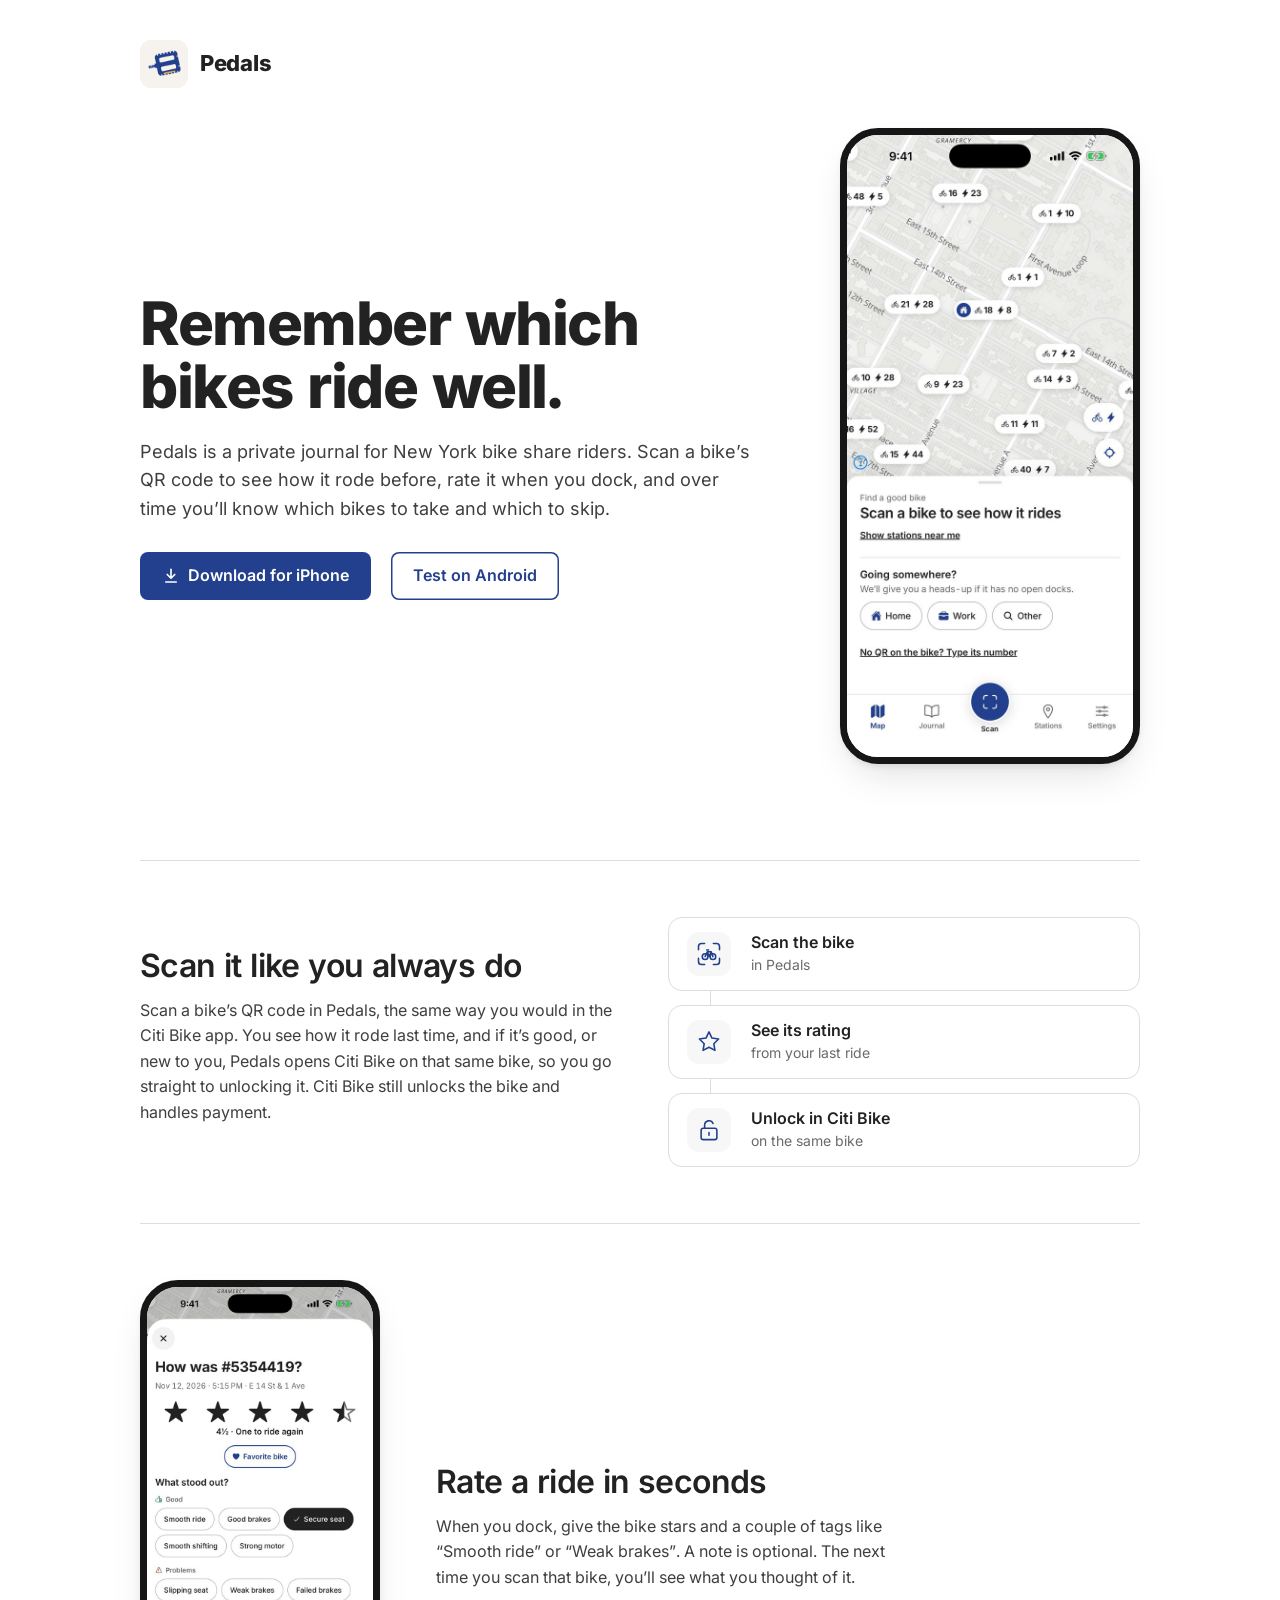
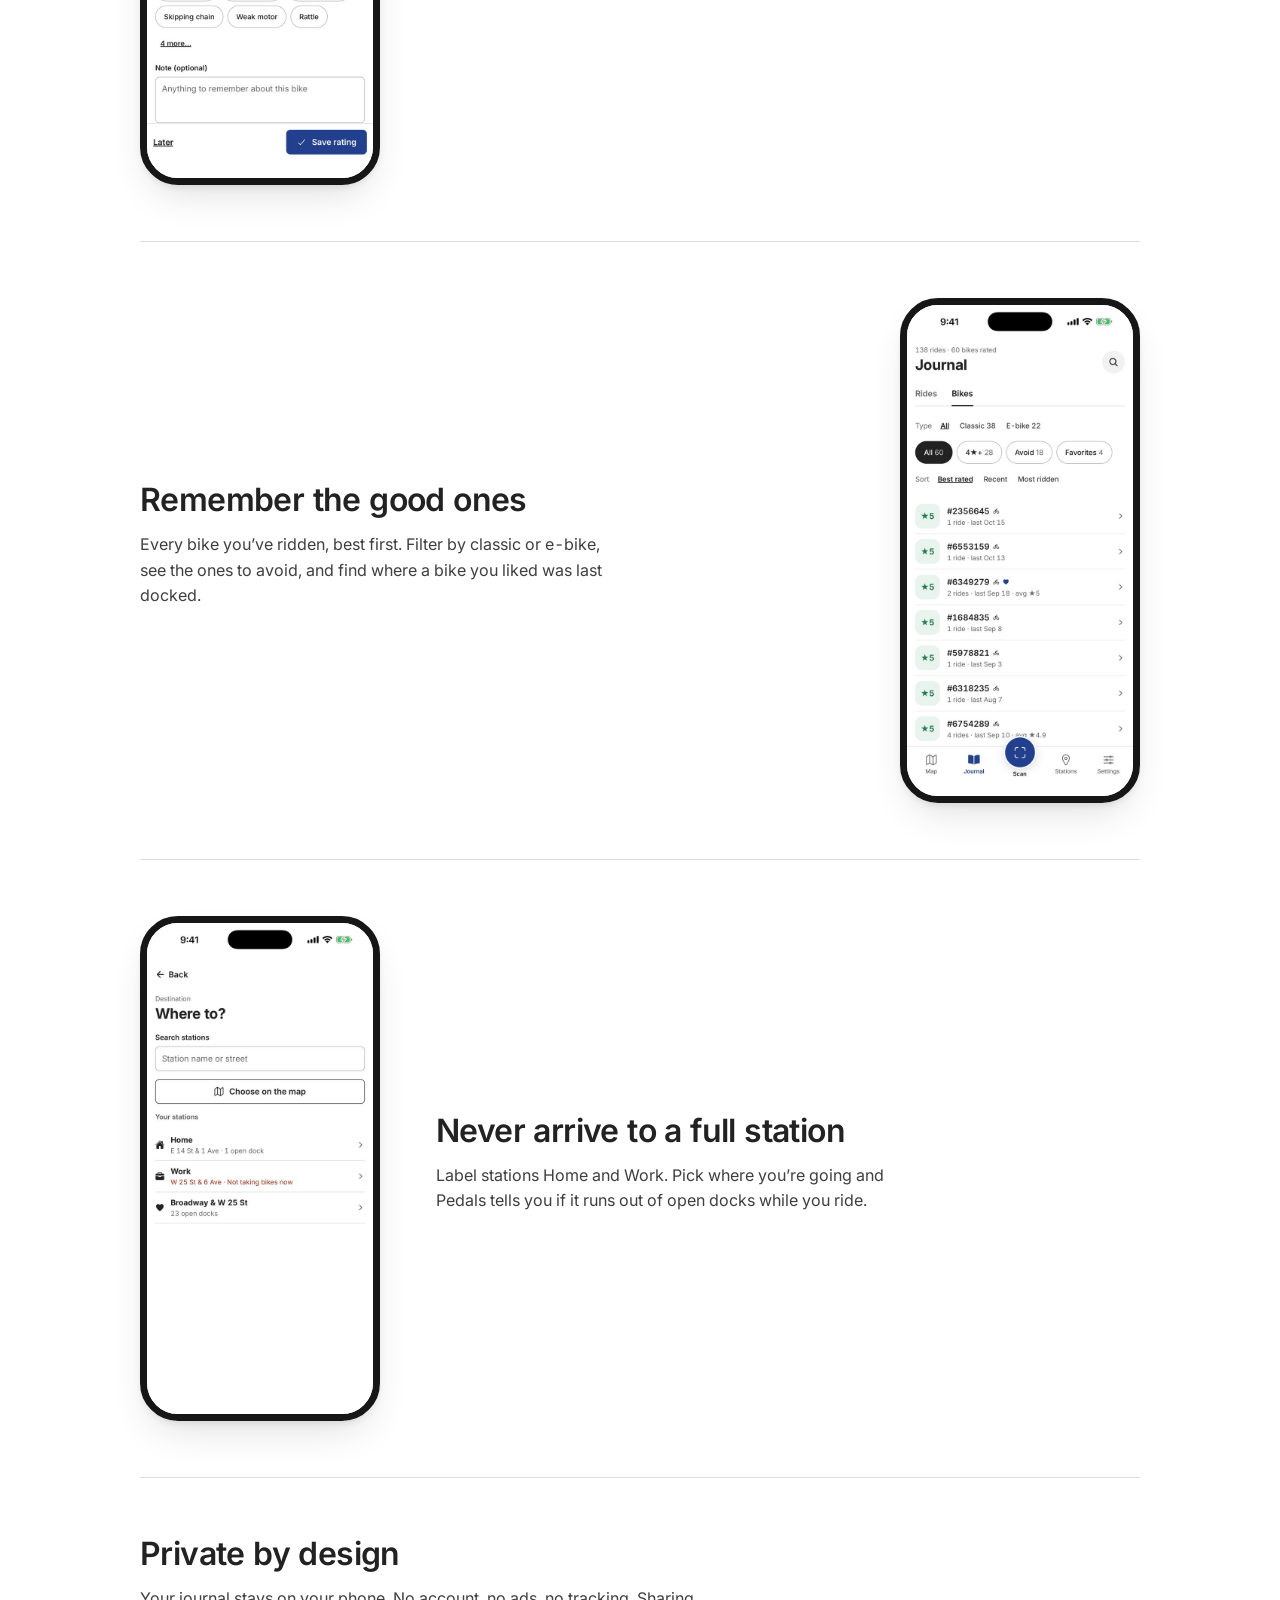
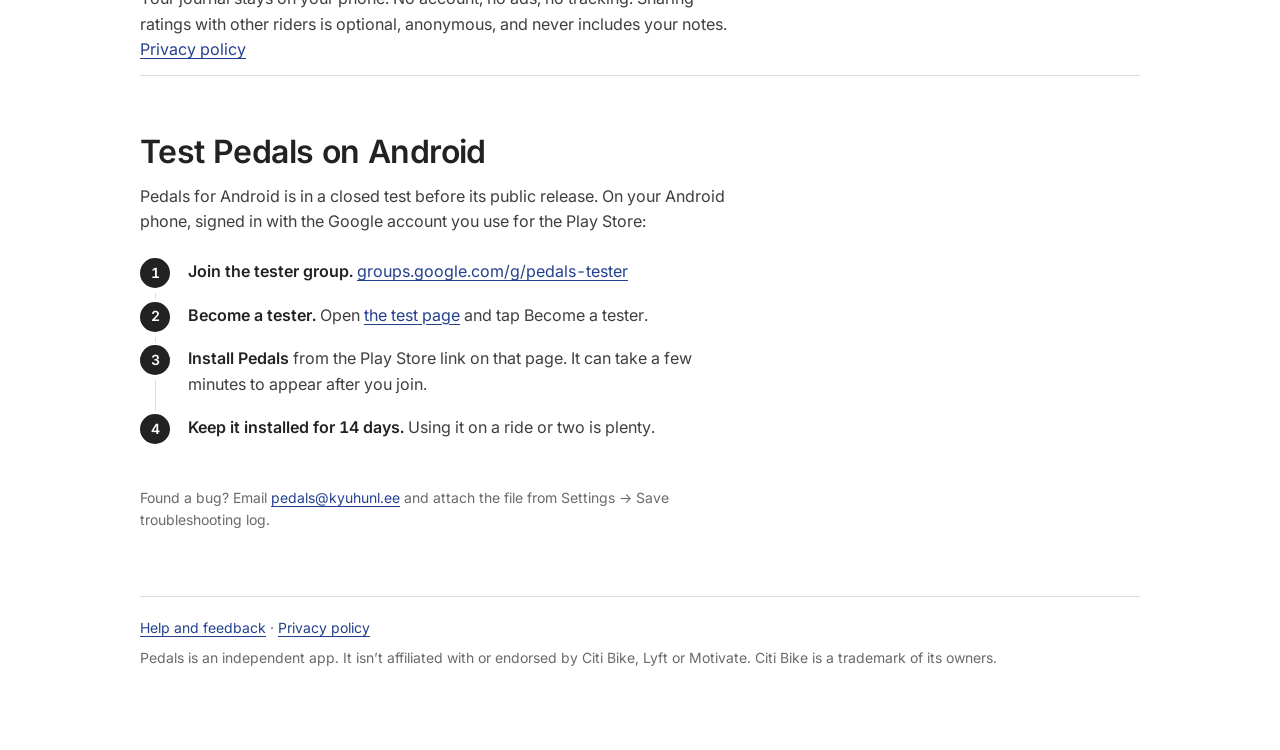
<file: index.html>
<!doctype html>
<html lang="en">
<head>
<meta charset="utf-8">
<meta name="viewport" content="width=device-width, initial-scale=1">
<title>Pedals: a journal for bike share rides</title>
<meta name="description" content="Rate the shared bikes you ride, remember which ones to take and which to skip, and see live bikes and docks near you.">
<link rel="icon" href="icon.png">
<meta name="apple-itunes-app" content="app-id=6835257415">
<link rel="stylesheet" href="style.css?v=4">
</head>
<body class="home">
<main>
<header><img src="icon.png" alt=""><a href="./">Pedals</a></header>

<section class="hero">
  <div class="hero-text">
    <h1>Remember which bikes ride well.</h1>
    <p class="lead">Pedals is a private journal for New York bike share riders. Scan a bike’s QR code to see how it rode before, rate it when you dock, and over time you’ll know which bikes to take and which to skip.</p>
    <div class="actions">
      <a class="button" href="https://apps.apple.com/us/app/pedals-rate-your-citi-bike/id6835257415">
        <svg viewBox="0 0 24 24" aria-hidden="true"><path d="M12 3v12M7 10l5 5 5-5M5 20h14"/></svg>
        Download for iPhone
      </a>
      <a class="button secondary" href="#android">Test on Android</a>
    </div>
  </div>
  <figure class="phone hero-phone"><img src="img/map.jpg" width="600" height="1304" alt="The Pedals map: live classic and e-bike counts at stations near Union Square, with Home and Work shortcuts."></figure>
</section>

<section class="flow">
  <div>
    <h2>Scan it like you always do</h2>
    <p>Scan a bike’s QR code in Pedals, the same way you would in the Citi Bike app. You see how it rode last time, and if it’s good, or new to you, Pedals opens Citi Bike on that same bike, so you go straight to unlocking it. Citi Bike still unlocks the bike and handles payment.</p>
  </div>
  <ol class="flow-steps">
    <li>
      <svg viewBox="0 0 32 32" aria-hidden="true"><path d="M4 11V7.5A3.5 3.5 0 0 1 7.5 4H11M21 4h3.5A3.5 3.5 0 0 1 28 7.5V11M28 21v3.5a3.5 3.5 0 0 1-3.5 3.5H21M11 28H7.5A3.5 3.5 0 0 1 4 24.5V21"/><circle cx="11.5" cy="19" r="3.2"/><circle cx="20.5" cy="19" r="3.2"/><path d="M11.5 19l2.6-5.6h4.4l2 5.6M14.1 13.4l2.1 5.6 2.3-5.6M13.4 11.4h2.2"/></svg>
      <strong>Scan the bike</strong>
      <span>in Pedals</span>
    </li>
    <li>
      <svg viewBox="0 0 32 32" aria-hidden="true"><path d="M16 4.5l3.4 7 7.6 1.1-5.5 5.4 1.3 7.6L16 22l-6.8 3.6 1.3-7.6L5 12.6l7.6-1.1z"/></svg>
      <strong>See its rating</strong>
      <span>from your last ride</span>
    </li>
    <li>
      <svg viewBox="0 0 32 32" aria-hidden="true"><rect x="7" y="14" width="18" height="13" rx="2.5"/><path d="M11 14v-3.5a5 5 0 0 1 9.6-2"/><path d="M16 19v3"/></svg>
      <strong>Unlock in Citi Bike</strong>
      <span>on the same bike</span>
    </li>
  </ol>
</section>

<section class="feature">
  <figure class="phone"><img src="img/rate.jpg" width="600" height="1304" alt="Rating a ride: four and a half stars, tags such as Smooth ride and Secure seat, and an optional note." loading="lazy"></figure>
  <div>
    <h2>Rate a ride in seconds</h2>
    <p>When you dock, give the bike stars and a couple of tags like “Smooth ride” or “Weak brakes”. A note is optional. The next time you scan that bike, you’ll see what you thought of it.</p>
  </div>
</section>

<section class="feature flip">
  <figure class="phone"><img src="img/bikes.jpg" width="600" height="1304" alt="The Journal’s Bikes view: every bike you’ve ridden, sorted best rated first, with classic and e-bike filters." loading="lazy"></figure>
  <div>
    <h2>Remember the good ones</h2>
    <p>Every bike you’ve ridden, best first. Filter by classic or e-bike, see the ones to avoid, and find where a bike you liked was last docked.</p>
  </div>
</section>

<section class="feature">
  <figure class="phone"><img src="img/destination.jpg" width="600" height="1304" alt="Where to? Home, Work and a favorite station, each with its open docks." loading="lazy"></figure>
  <div>
    <h2>Never arrive to a full station</h2>
    <p>Label stations Home and Work. Pick where you’re going and Pedals tells you if it runs out of open docks while you ride.</p>
  </div>
</section>

<section class="private">
  <h2>Private by design</h2>
  <p>Your journal stays on your phone. No account, no ads, no tracking. Sharing ratings with other riders is optional, anonymous, and never includes your notes. <a href="privacy.html">Privacy policy</a></p>
</section>

<section id="android" class="testing">
  <h2>Test Pedals on Android</h2>
  <p>Pedals for Android is in a closed test before its public release. On your Android phone, signed in with the Google account you use for the Play Store:</p>
  <ol class="steps">
    <li><strong>Join the tester group.</strong> <a href="https://groups.google.com/g/pedals-tester">groups.google.com/g/pedals-tester</a></li>
    <li><strong>Become a tester.</strong> Open <a href="https://play.google.com/apps/testing/app.cytybyke.journal">the test page</a> and tap Become a tester.</li>
    <li><strong>Install Pedals</strong> from the Play Store link on that page. It can take a few minutes to appear after you join.</li>
    <li><strong>Keep it installed for 14 days.</strong> Using it on a ride or two is plenty.</li>
  </ol>
  <p class="muted">Found a bug? Email <a href="mailto:pedals@kyuhunl.ee">pedals@kyuhunl.ee</a> and attach the file from Settings → Save troubleshooting log.</p>
</section>

<footer class="muted">
  <p><a href="support.html">Help and feedback</a> · <a href="privacy.html">Privacy policy</a></p>
  <p>Pedals is an independent app. It isn’t affiliated with or endorsed by Citi Bike, Lyft or Motivate. Citi Bike is a trademark of its owners.</p>
</footer>
</main>
</body>
</html>
</file>
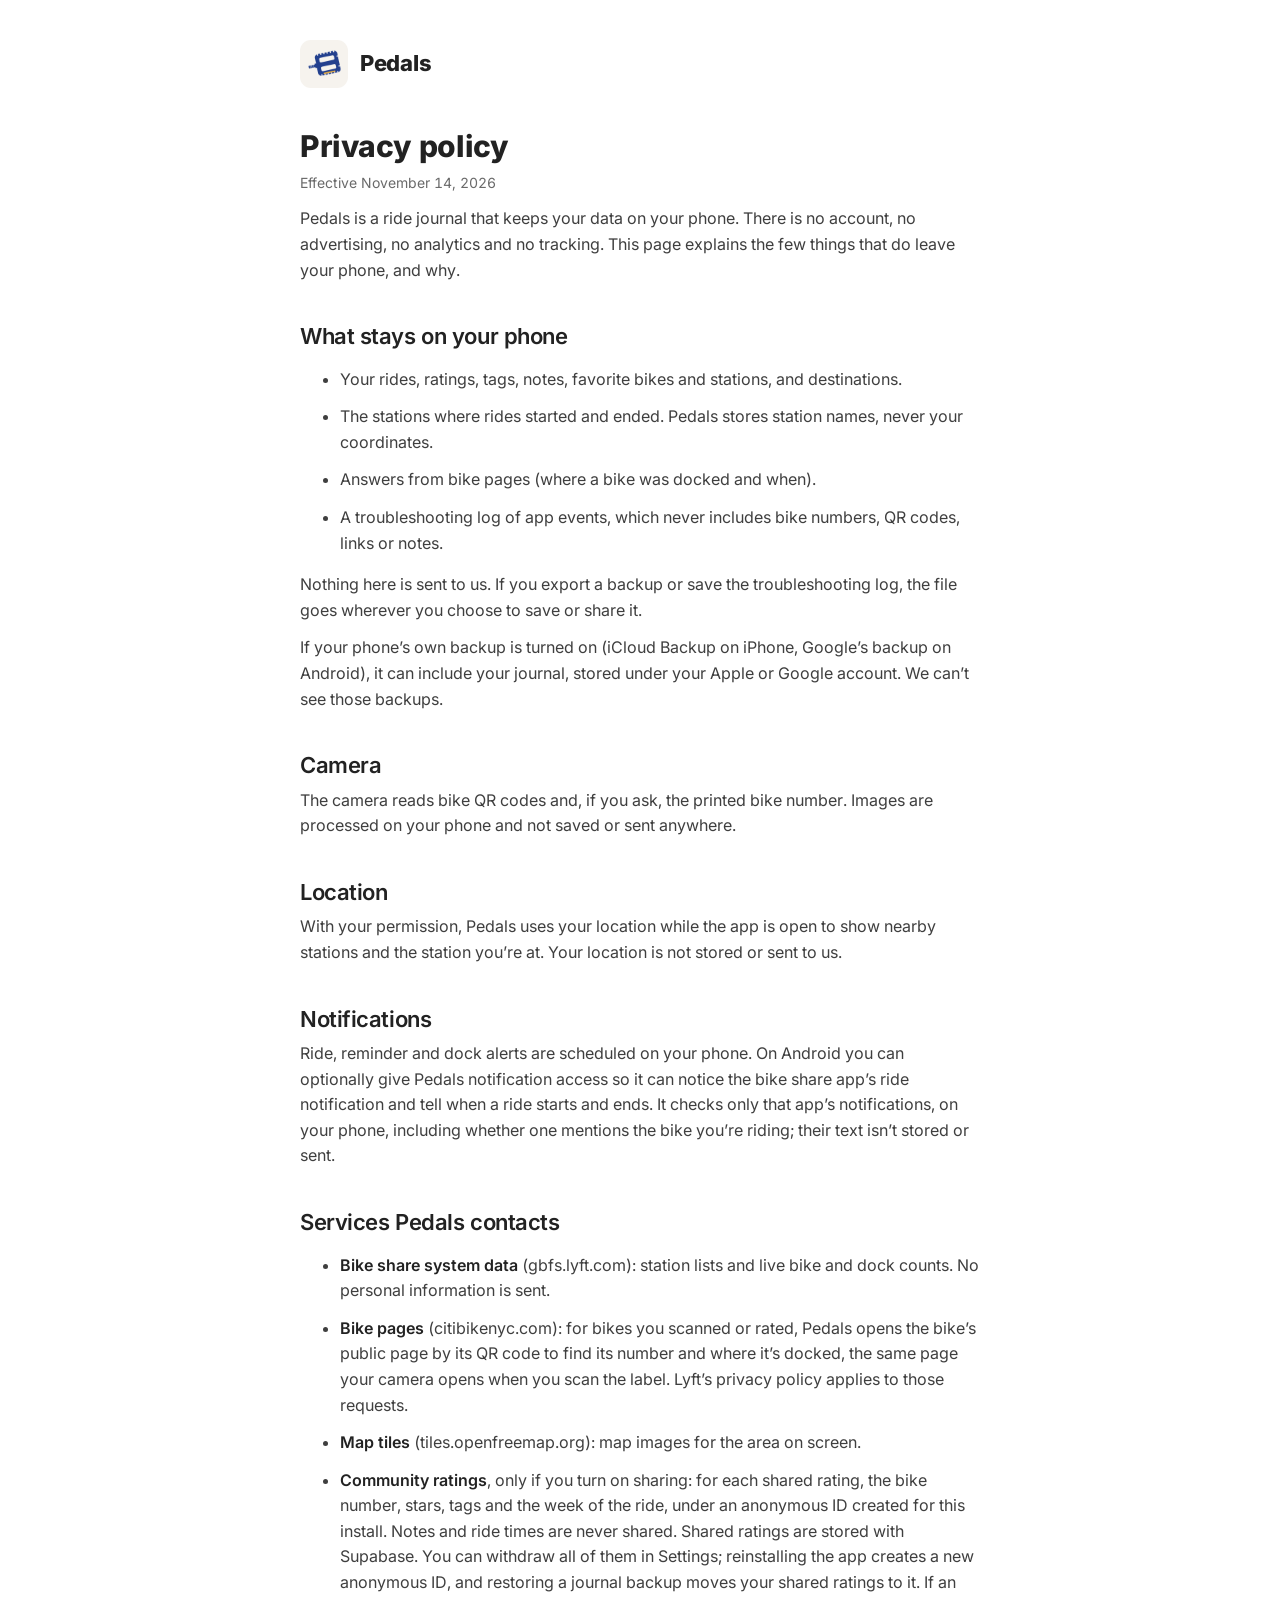
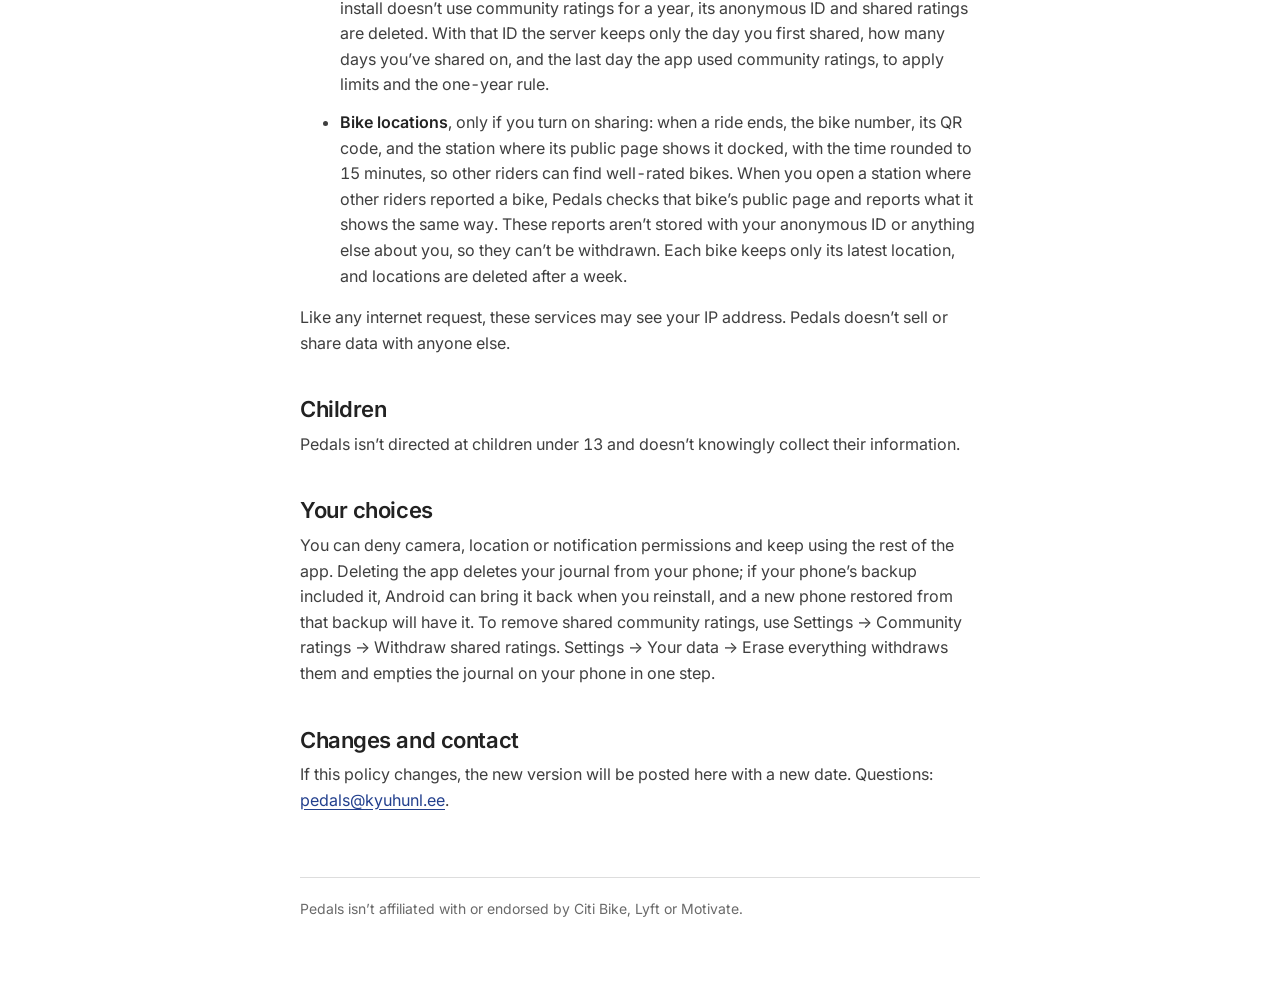
<file: privacy.html>
<!doctype html>
<html lang="en">
<head>
<meta charset="utf-8">
<meta name="viewport" content="width=device-width, initial-scale=1">
<title>Pedals privacy policy</title>
<link rel="icon" href="icon.png">
<link rel="stylesheet" href="style.css?v=4">
</head>
<body>
<main>
<header><img src="icon.png" alt=""><a href="./">Pedals</a></header>
<h1>Privacy policy</h1>
<p class="muted">Effective November 14, 2026</p>
<p>Pedals is a ride journal that keeps your data on your phone. There is no account, no advertising, no analytics and no tracking. This page explains the few things that do leave your phone, and why.</p>

<h2>What stays on your phone</h2>
<ul>
<li>Your rides, ratings, tags, notes, favorite bikes and stations, and destinations.</li>
<li>The stations where rides started and ended. Pedals stores station names, never your coordinates.</li>
<li>Answers from bike pages (where a bike was docked and when).</li>
<li>A troubleshooting log of app events, which never includes bike numbers, QR codes, links or notes.</li>
</ul>
<p>Nothing here is sent to us. If you export a backup or save the troubleshooting log, the file goes wherever you choose to save or share it.</p>
<p>If your phone’s own backup is turned on (iCloud Backup on iPhone, Google’s backup on Android), it can include your journal, stored under your Apple or Google account. We can’t see those backups.</p>

<h2>Camera</h2>
<p>The camera reads bike QR codes and, if you ask, the printed bike number. Images are processed on your phone and not saved or sent anywhere.</p>

<h2>Location</h2>
<p>With your permission, Pedals uses your location while the app is open to show nearby stations and the station you’re at. Your location is not stored or sent to us.</p>

<h2>Notifications</h2>
<p>Ride, reminder and dock alerts are scheduled on your phone. On Android you can optionally give Pedals notification access so it can notice the bike share app’s ride notification and tell when a ride starts and ends. It checks only that app’s notifications, on your phone, including whether one mentions the bike you’re riding; their text isn’t stored or sent.</p>

<h2>Services Pedals contacts</h2>
<ul>
<li><strong>Bike share system data</strong> (gbfs.lyft.com): station lists and live bike and dock counts. No personal information is sent.</li>
<li><strong>Bike pages</strong> (citibikenyc.com): for bikes you scanned or rated, Pedals opens the bike’s public page by its QR code to find its number and where it’s docked, the same page your camera opens when you scan the label. Lyft’s privacy policy applies to those requests.</li>
<li><strong>Map tiles</strong> (tiles.openfreemap.org): map images for the area on screen.</li>
<li><strong>Community ratings</strong>, only if you turn on sharing: for each shared rating, the bike number, stars, tags and the week of the ride, under an anonymous ID created for this install. Notes and ride times are never shared. Shared ratings are stored with Supabase. You can withdraw all of them in Settings; reinstalling the app creates a new anonymous ID, and restoring a journal backup moves your shared ratings to it. If an install doesn’t use community ratings for a year, its anonymous ID and shared ratings are deleted. With that ID the server keeps only the day you first shared, how many days you’ve shared on, and the last day the app used community ratings, to apply limits and the one-year rule.</li>
<li><strong>Bike locations</strong>, only if you turn on sharing: when a ride ends, the bike number, its QR code, and the station where its public page shows it docked, with the time rounded to 15 minutes, so other riders can find well-rated bikes. When you open a station where other riders reported a bike, Pedals checks that bike’s public page and reports what it shows the same way. These reports aren’t stored with your anonymous ID or anything else about you, so they can’t be withdrawn. Each bike keeps only its latest location, and locations are deleted after a week.</li>
</ul>
<p>Like any internet request, these services may see your IP address. Pedals doesn’t sell or share data with anyone else.</p>

<h2>Children</h2>
<p>Pedals isn’t directed at children under 13 and doesn’t knowingly collect their information.</p>

<h2>Your choices</h2>
<p>You can deny camera, location or notification permissions and keep using the rest of the app. Deleting the app deletes your journal from your phone; if your phone’s backup included it, Android can bring it back when you reinstall, and a new phone restored from that backup will have it. To remove shared community ratings, use Settings → Community ratings → Withdraw shared ratings. Settings → Your data → Erase everything withdraws them and empties the journal on your phone in one step.</p>

<h2>Changes and contact</h2>
<p>If this policy changes, the new version will be posted here with a new date. Questions: <a href="mailto:pedals@kyuhunl.ee">pedals@kyuhunl.ee</a>.</p>

<footer class="muted">Pedals isn’t affiliated with or endorsed by Citi Bike, Lyft or Motivate.</footer>
</main>
</body>
</html>
</file>
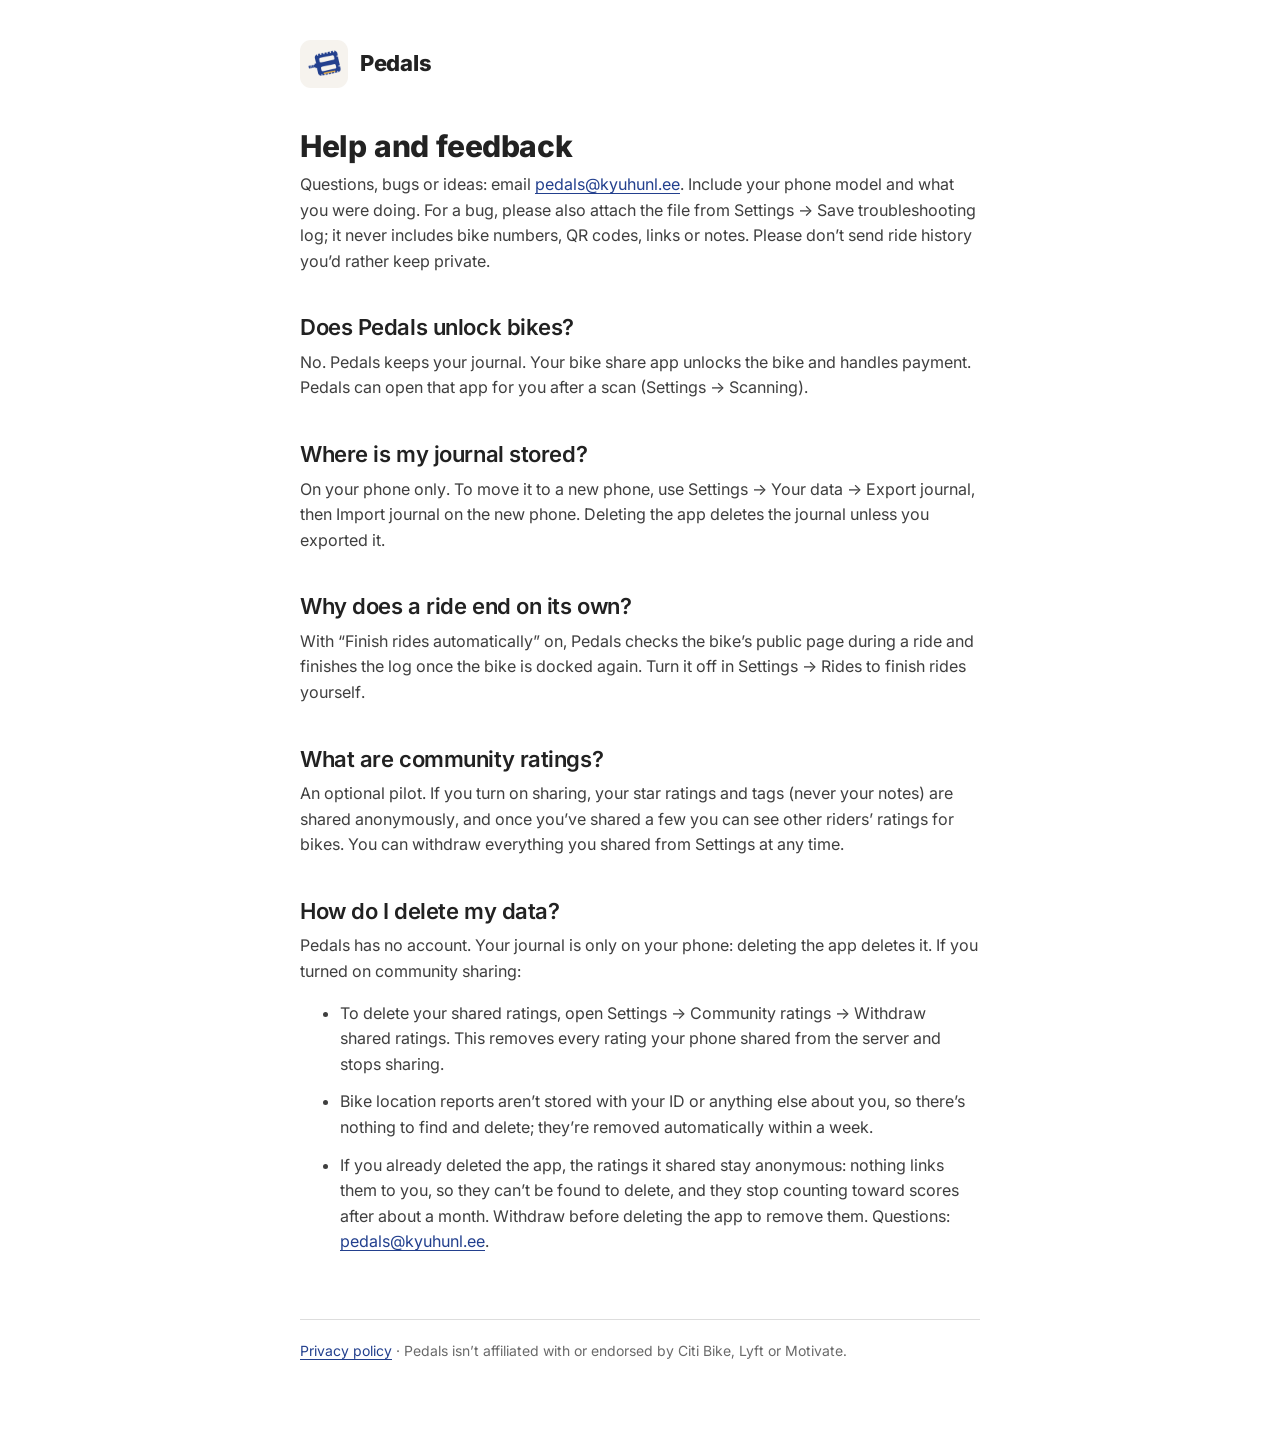
<file: support.html>
<!doctype html>
<html lang="en">
<head>
<meta charset="utf-8">
<meta name="viewport" content="width=device-width, initial-scale=1">
<title>Pedals help</title>
<link rel="icon" href="icon.png">
<link rel="stylesheet" href="style.css?v=4">
</head>
<body>
<main>
<header><img src="icon.png" alt=""><a href="./">Pedals</a></header>
<h1>Help and feedback</h1>
<p>Questions, bugs or ideas: email <a href="mailto:pedals@kyuhunl.ee">pedals@kyuhunl.ee</a>. Include your phone model and what you were doing. For a bug, please also attach the file from Settings → Save troubleshooting log; it never includes bike numbers, QR codes, links or notes. Please don’t send ride history you’d rather keep private.</p>

<h2>Does Pedals unlock bikes?</h2>
<p>No. Pedals keeps your journal. Your bike share app unlocks the bike and handles payment. Pedals can open that app for you after a scan (Settings → Scanning).</p>

<h2>Where is my journal stored?</h2>
<p>On your phone only. To move it to a new phone, use Settings → Your data → Export journal, then Import journal on the new phone. Deleting the app deletes the journal unless you exported it.</p>

<h2>Why does a ride end on its own?</h2>
<p>With “Finish rides automatically” on, Pedals checks the bike’s public page during a ride and finishes the log once the bike is docked again. Turn it off in Settings → Rides to finish rides yourself.</p>

<h2>What are community ratings?</h2>
<p>An optional pilot. If you turn on sharing, your star ratings and tags (never your notes) are shared anonymously, and once you’ve shared a few you can see other riders’ ratings for bikes. You can withdraw everything you shared from Settings at any time.</p>

<h2 id="delete-data">How do I delete my data?</h2>
<p>Pedals has no account. Your journal is only on your phone: deleting the app deletes it. If you turned on community sharing:</p>
<ul>
<li>To delete your shared ratings, open Settings → Community ratings → Withdraw shared ratings. This removes every rating your phone shared from the server and stops sharing.</li>
<li>Bike location reports aren’t stored with your ID or anything else about you, so there’s nothing to find and delete; they’re removed automatically within a week.</li>
<li>If you already deleted the app, the ratings it shared stay anonymous: nothing links them to you, so they can’t be found to delete, and they stop counting toward scores after about a month. Withdraw before deleting the app to remove them. Questions: <a href="mailto:pedals@kyuhunl.ee">pedals@kyuhunl.ee</a>.</li>
</ul>


<footer class="muted"><a href="privacy.html">Privacy policy</a> · Pedals isn’t affiliated with or endorsed by Citi Bike, Lyft or Motivate.</footer>
</main>
</body>
</html>
</file>
<file: style.css>
/* Pedals site: the app's DESIGN.md tokens. White and ink, navy as the one
   action color, Inter, hairlines instead of boxes. */
@font-face { font-family: Inter; font-weight: 400; font-display: swap; src: url(fonts/Inter_400Regular.woff2) format("woff2"); }
@font-face { font-family: Inter; font-weight: 600; font-display: swap; src: url(fonts/Inter_600SemiBold.woff2) format("woff2"); }
@font-face { font-family: Inter; font-weight: 800; font-display: swap; src: url(fonts/Inter_800ExtraBold.woff2) format("woff2"); }

:root {
  --ink: #222222; --body: #3F3F3F; --muted: #6A6A6A; --line: #DDDDDD;
  --soft: #F7F7F7; --accent: #23408E; --on-accent: #FFFFFF; --bg: #FFFFFF;
  --frame: #161616; --shadow: rgba(0, 0, 0, 0.14);
}
@media (prefers-color-scheme: dark) {
  :root {
    --ink: #F7F7F7; --body: #D9D9D9; --muted: #A3A3A3; --line: #333333;
    --soft: #1C1C1C; --accent: #9DB8FF; --on-accent: #0F1F4A; --bg: #121212;
    --frame: #2A2A2A; --shadow: rgba(0, 0, 0, 0.5);
  }
}

* { box-sizing: border-box; }
html { -webkit-text-size-adjust: 100%; }
body {
  margin: 0; background: var(--bg); color: var(--body);
  font: 16px/1.6 Inter, -apple-system, system-ui, Roboto, sans-serif;
  font-feature-settings: "tnum" 1;
}
::selection { background: var(--accent); color: var(--on-accent); }
main { max-width: 720px; margin: 0 auto; padding: 40px 20px 72px; }
header { display: flex; align-items: center; gap: 12px; margin-bottom: 40px; }
header img { width: 48px; height: 48px; border-radius: 11px; }
header a { color: var(--ink); text-decoration: none; font-weight: 800; font-size: 22px; letter-spacing: -0.3px; }

h1 { color: var(--ink); font-size: 30px; line-height: 1.2; letter-spacing: -0.4px; margin: 0 0 8px; font-weight: 800; text-wrap: balance; }
h2 { color: var(--ink); font-size: 22px; line-height: 1.25; letter-spacing: -0.44px; margin: 40px 0 8px; font-weight: 600; text-wrap: balance; }
p, li { margin: 0 0 12px; }
a { color: var(--accent); text-underline-offset: 3px; }
a:focus-visible, .button:focus-visible { outline: 2px solid var(--accent); outline-offset: 3px; border-radius: 4px; }
strong { color: var(--ink); font-weight: 600; }
.muted { color: var(--muted); font-size: 14px; }
footer { margin-top: 64px; padding-top: 20px; border-top: 1px solid var(--line); }
footer p { margin-bottom: 8px; }

/* Home page */
.home main { max-width: 1040px; }
.home h1 { font-size: clamp(36px, 6vw, 60px); line-height: 1.05; letter-spacing: -1.5px; margin-bottom: 20px; }
.home h2 { font-size: clamp(24px, 3vw, 32px); letter-spacing: -0.6px; margin: 0 0 12px; }
.lead { font-size: 18px; line-height: 1.6; max-width: 34em; }

.phone { margin: 0; }
.phone img {
  display: block; width: 100%; height: auto;
  border: 7px solid var(--frame); border-radius: 38px;
  box-shadow: 0 18px 40px -12px var(--shadow), 0 4px 10px -4px var(--shadow);
}

.hero { display: grid; grid-template-columns: 1fr 300px; gap: 56px; align-items: center; margin-bottom: 96px; }
.actions { display: flex; flex-wrap: wrap; align-items: center; gap: 12px 20px; margin-top: 28px; }
.button {
  display: inline-flex; align-items: center; min-height: 48px; padding: 0 22px;
  background: var(--accent); color: var(--on-accent); border-radius: 8px;
  font-weight: 600; text-decoration: none; transition: transform 160ms cubic-bezier(.2, .8, .2, 1);
}
.button { gap: 8px; }
.button svg { width: 18px; height: 18px; fill: none; stroke: currentColor; stroke-width: 2.2; stroke-linecap: round; stroke-linejoin: round; }
.button.secondary { background: transparent; color: var(--accent); box-shadow: inset 0 0 0 1.5px var(--accent); }
.button:hover { transform: translateY(-1px); }
.button:active { transform: translateY(0); }
.status { color: var(--muted); font-size: 15px; }

.feature {
  display: grid; grid-template-columns: 240px 1fr; gap: 56px; align-items: center;
  padding: 56px 0; border-top: 1px solid var(--line);
}
.feature.flip { grid-template-columns: 1fr 240px; }
.feature.flip .phone { order: 2; }
.feature p { max-width: 30em; }

.private, .testing { padding: 56px 0 0; border-top: 1px solid var(--line); }
.private p, .testing > p { max-width: 38em; }

.steps { list-style: none; counter-reset: step; padding: 0; margin: 24px 0 28px; max-width: 38em; }
.steps li { counter-increment: step; position: relative; padding: 0 0 18px 48px; margin: 0; }
.steps li::before {
  content: counter(step); position: absolute; left: 0; top: -1px;
  width: 30px; height: 30px; border-radius: 50%; background: var(--ink); color: var(--bg);
  display: grid; place-items: center; font-weight: 600; font-size: 14px;
}
.steps li:not(:last-child)::after {
  content: ""; position: absolute; left: 14.5px; top: 34px; bottom: 4px; width: 1px; background: var(--line);
}

@media (max-width: 760px) {
  .hero { grid-template-columns: 1fr; gap: 40px; margin-bottom: 64px; }
  .hero-phone { max-width: 260px; margin: 0 auto; }
  .feature, .feature.flip { grid-template-columns: 1fr; gap: 28px; padding: 44px 0; }
  .feature .phone, .feature.flip .phone { order: 0; max-width: 220px; margin: 0 auto; }
}
@media (prefers-reduced-motion: reduce) { .button { transition: none; } }

/* Scan-to-unlock flow: three drawn steps instead of a screenshot. */
.flow { display: grid; grid-template-columns: 1fr 1fr; gap: 56px; align-items: center; padding: 56px 0; border-top: 1px solid var(--line); }
.flow p { max-width: 30em; }
.flow-steps { list-style: none; margin: 0; padding: 0; display: grid; gap: 14px; }
.flow-steps li {
  display: grid; grid-template-columns: 48px 1fr; grid-template-rows: auto auto; column-gap: 16px;
  align-items: center; padding: 14px 18px; border: 1px solid var(--line); border-radius: 14px; margin: 0;
}
.flow-steps li + li { position: relative; }
.flow-steps li + li::before {
  content: ""; position: absolute; left: 41px; top: -15px; height: 14px; width: 1px; background: var(--line);
}
.flow-steps svg {
  grid-row: span 2; width: 44px; height: 44px; padding: 8px; border-radius: 12px; background: var(--soft);
  fill: none; stroke: var(--accent); stroke-width: 1.8; stroke-linecap: round; stroke-linejoin: round;
}
.flow-steps strong { line-height: 1.3; }
.flow-steps span { color: var(--muted); font-size: 14px; line-height: 1.4; }
@media (max-width: 760px) {
  .flow { grid-template-columns: 1fr; gap: 28px; padding: 44px 0; }
}
</file>
